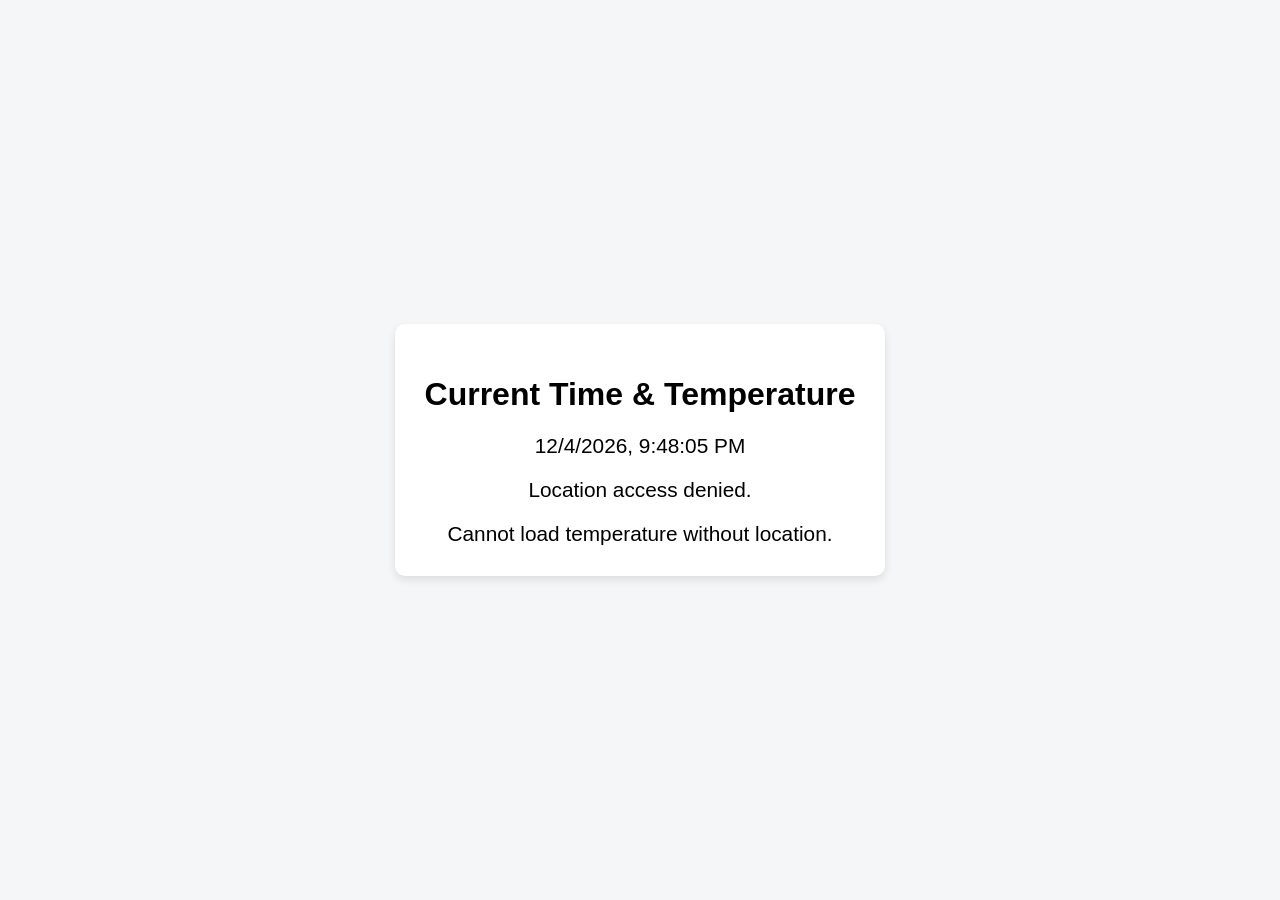
<file: index.html>
<!DOCTYPE html>
<html lang="en">
<head>
    <meta charset="UTF-8">
    <meta name="viewport" content="width=device-width, initial-scale=1.0">
    <title>Time & Temperature Checker</title>
    <link rel="stylesheet" href="style.css">
</head>
<body>
    <div class="container">
        <h1>Current Time & Temperature</h1>
        <div id="datetime">Loading current time...</div>
        <div id="location">Detecting your location...</div>
        <div id="temperature">Loading temperature...</div>
    </div>

    <script src="script.js"></script>
</body>
</html>
</file>
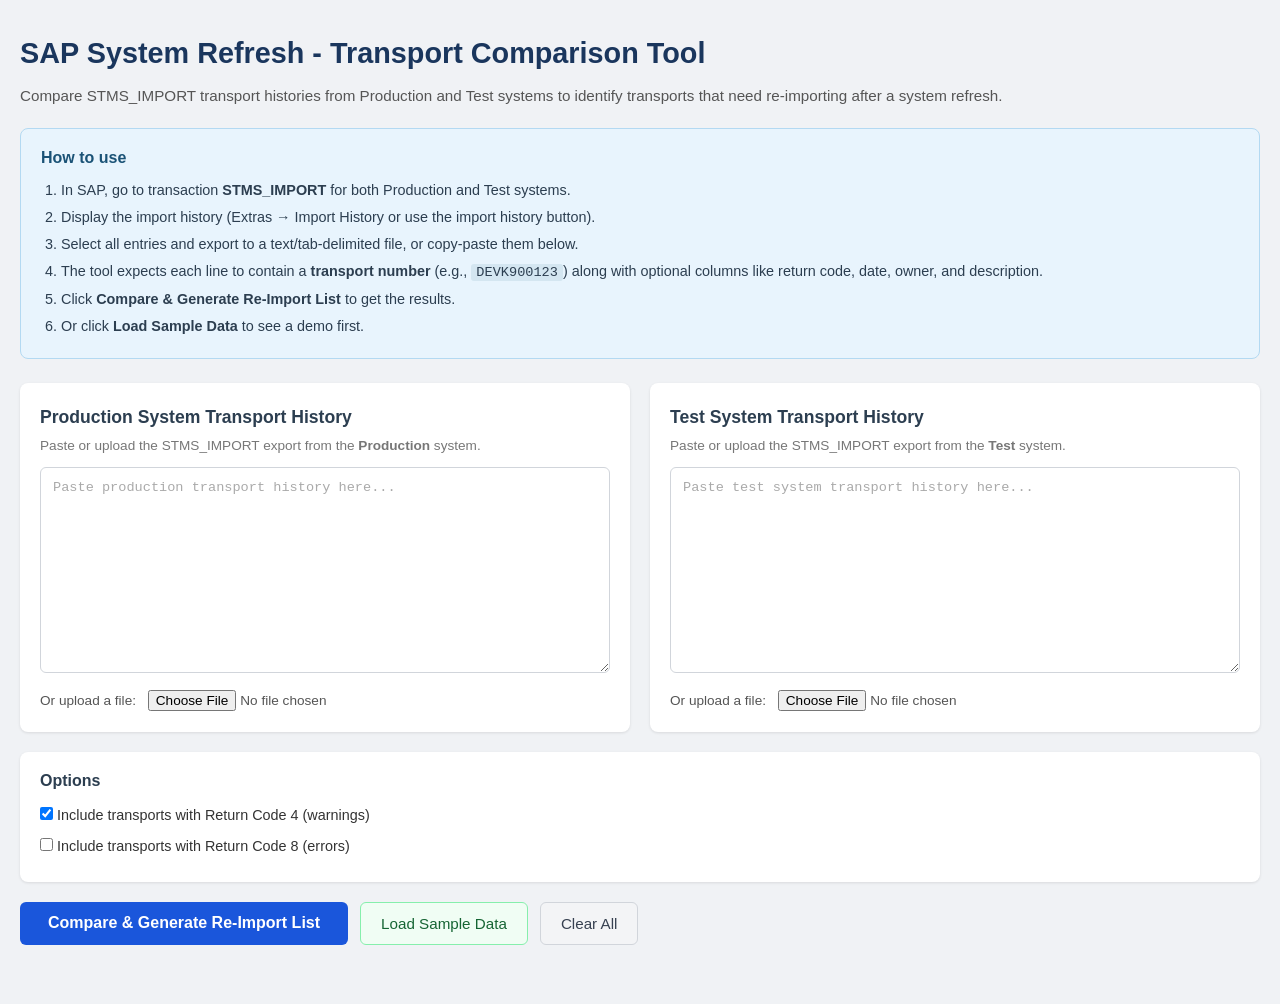
<file: sap-transport-compare.html>
<!DOCTYPE html>
<html lang="en">
<head>
    <meta charset="UTF-8">
    <meta name="viewport" content="width=device-width, initial-scale=1.0">
    <title>SAP Transport Comparison - System Refresh Helper</title>
    <style>
        * {
            margin: 0;
            padding: 0;
            box-sizing: border-box;
        }

        body {
            font-family: -apple-system, BlinkMacSystemFont, 'Segoe UI', Roboto, 'Helvetica Neue', Arial, sans-serif;
            background-color: #f0f2f5;
            color: #333;
            line-height: 1.6;
        }

        .container {
            max-width: 1400px;
            margin: 0 auto;
            padding: 30px 20px;
        }

        h1 {
            color: #1a365d;
            font-size: 1.8rem;
            margin-bottom: 8px;
        }

        .subtitle {
            color: #555;
            font-size: 0.95rem;
            margin-bottom: 20px;
        }

        .instructions {
            background: #e8f4fd;
            border: 1px solid #b3d9f2;
            border-radius: 8px;
            padding: 16px 20px;
            margin-bottom: 24px;
        }

        .instructions h3 {
            color: #1a5276;
            margin-bottom: 8px;
            font-size: 1rem;
        }

        .instructions ol {
            padding-left: 20px;
            color: #2c3e50;
            font-size: 0.9rem;
        }

        .instructions li {
            margin-bottom: 4px;
        }

        .instructions code {
            background: #d4e6f1;
            padding: 1px 5px;
            border-radius: 3px;
            font-size: 0.85rem;
        }

        .input-section {
            display: grid;
            grid-template-columns: 1fr 1fr;
            gap: 20px;
            margin-bottom: 20px;
        }

        @media (max-width: 900px) {
            .input-section {
                grid-template-columns: 1fr;
            }
        }

        .input-group {
            background: #fff;
            border-radius: 8px;
            padding: 20px;
            box-shadow: 0 1px 3px rgba(0, 0, 0, 0.1);
        }

        .input-group h2 {
            font-size: 1.1rem;
            color: #2c3e50;
            margin-bottom: 4px;
        }

        .hint {
            font-size: 0.85rem;
            color: #777;
            margin-bottom: 10px;
        }

        textarea {
            width: 100%;
            font-family: 'Consolas', 'Monaco', 'Courier New', monospace;
            font-size: 0.85rem;
            border: 1px solid #d1d5db;
            border-radius: 6px;
            padding: 12px;
            resize: vertical;
            transition: border-color 0.2s;
        }

        textarea:focus {
            outline: none;
            border-color: #3b82f6;
            box-shadow: 0 0 0 3px rgba(59, 130, 246, 0.1);
        }

        textarea::placeholder {
            color: #aaa;
        }

        .file-upload {
            margin-top: 10px;
            font-size: 0.85rem;
            color: #555;
        }

        .file-upload label {
            margin-right: 8px;
        }

        .file-upload input[type="file"] {
            font-size: 0.85rem;
        }

        .options-section {
            background: #fff;
            border-radius: 8px;
            padding: 16px 20px;
            margin-bottom: 20px;
            box-shadow: 0 1px 3px rgba(0, 0, 0, 0.1);
        }

        .options-section h3 {
            font-size: 1rem;
            color: #2c3e50;
            margin-bottom: 10px;
        }

        .option-row {
            margin-bottom: 8px;
            font-size: 0.9rem;
        }

        .option-row input[type="text"] {
            padding: 4px 8px;
            border: 1px solid #d1d5db;
            border-radius: 4px;
            font-size: 0.85rem;
            width: 120px;
            margin-left: 8px;
        }

        .option-row label {
            cursor: pointer;
        }

        .button-section {
            display: flex;
            gap: 12px;
            margin-bottom: 30px;
            flex-wrap: wrap;
        }

        .btn-primary {
            background: #1a56db;
            color: #fff;
            border: none;
            padding: 12px 28px;
            font-size: 1rem;
            font-weight: 600;
            border-radius: 6px;
            cursor: pointer;
            transition: background 0.2s;
        }

        .btn-primary:hover {
            background: #1e40af;
        }

        .btn-secondary {
            background: #f3f4f6;
            color: #374151;
            border: 1px solid #d1d5db;
            padding: 12px 20px;
            font-size: 0.95rem;
            border-radius: 6px;
            cursor: pointer;
            transition: background 0.2s;
        }

        .btn-secondary:hover {
            background: #e5e7eb;
        }

        .btn-sample {
            background: #f0fdf4;
            color: #166534;
            border: 1px solid #86efac;
            padding: 12px 20px;
            font-size: 0.95rem;
            border-radius: 6px;
            cursor: pointer;
            transition: background 0.2s;
        }

        .btn-sample:hover {
            background: #dcfce7;
        }

        .results-section {
            background: #fff;
            border-radius: 8px;
            padding: 24px;
            box-shadow: 0 1px 3px rgba(0, 0, 0, 0.1);
        }

        .results-section h2 {
            font-size: 1.3rem;
            color: #1a365d;
            margin-bottom: 16px;
        }

        .summary-grid {
            display: grid;
            grid-template-columns: repeat(auto-fit, minmax(180px, 1fr));
            gap: 12px;
            margin-bottom: 24px;
        }

        .summary-card {
            background: #f8fafc;
            border: 1px solid #e2e8f0;
            border-radius: 8px;
            padding: 16px;
            text-align: center;
        }

        .summary-card.highlight {
            background: #eff6ff;
            border-color: #3b82f6;
        }

        .summary-number {
            font-size: 2rem;
            font-weight: 700;
            color: #1e3a5f;
        }

        .summary-card.highlight .summary-number {
            color: #1a56db;
        }

        .summary-label {
            font-size: 0.8rem;
            color: #64748b;
            margin-top: 4px;
        }

        .result-tabs {
            display: flex;
            gap: 4px;
            border-bottom: 2px solid #e2e8f0;
            margin-bottom: 16px;
            flex-wrap: wrap;
        }

        .tab-btn {
            background: none;
            border: none;
            padding: 10px 16px;
            font-size: 0.9rem;
            color: #64748b;
            cursor: pointer;
            border-bottom: 2px solid transparent;
            margin-bottom: -2px;
            transition: color 0.2s, border-color 0.2s;
            white-space: nowrap;
        }

        .tab-btn:hover {
            color: #1a56db;
        }

        .tab-btn.active {
            color: #1a56db;
            border-bottom-color: #1a56db;
            font-weight: 600;
        }

        .tab-content {
            display: none;
        }

        .tab-content.active {
            display: block;
        }

        .tab-content h3 {
            font-size: 1.05rem;
            color: #2c3e50;
            margin-bottom: 4px;
        }

        .tab-description {
            font-size: 0.85rem;
            color: #777;
            margin-bottom: 12px;
        }

        .table-actions {
            display: flex;
            gap: 8px;
            align-items: center;
            margin-bottom: 12px;
        }

        .table-actions button {
            background: #f8fafc;
            border: 1px solid #d1d5db;
            padding: 6px 14px;
            font-size: 0.8rem;
            border-radius: 4px;
            cursor: pointer;
            transition: background 0.2s;
        }

        .table-actions button:hover {
            background: #e2e8f0;
        }

        .count-badge {
            font-size: 0.85rem;
            color: #1a56db;
            font-weight: 600;
            margin-left: auto;
        }

        table {
            width: 100%;
            border-collapse: collapse;
            font-size: 0.85rem;
        }

        thead {
            background: #f1f5f9;
        }

        th {
            text-align: left;
            padding: 10px 12px;
            font-weight: 600;
            color: #475569;
            border-bottom: 2px solid #e2e8f0;
            white-space: nowrap;
        }

        td {
            padding: 8px 12px;
            border-bottom: 1px solid #f1f5f9;
            vertical-align: top;
        }

        tr:hover {
            background: #f8fafc;
        }

        .transport-num {
            font-family: 'Consolas', 'Monaco', 'Courier New', monospace;
            font-weight: 600;
            color: #1e3a5f;
            white-space: nowrap;
        }

        .description-cell {
            max-width: 300px;
            overflow: hidden;
            text-overflow: ellipsis;
            white-space: nowrap;
        }

        .rc-ok { color: #16a34a; font-weight: 600; }
        .rc-warn { color: #d97706; font-weight: 600; }
        .rc-error { color: #dc2626; font-weight: 600; }

        .no-data {
            color: #94a3b8;
            font-style: italic;
            padding: 20px 0;
            text-align: center;
        }

        .error-box {
            background: #fef2f2;
            border: 1px solid #fca5a5;
            border-radius: 8px;
            padding: 16px;
            margin-bottom: 16px;
            color: #991b1b;
        }

        .debug-box {
            background: #fffbeb;
            border: 1px solid #fcd34d;
            border-radius: 8px;
            padding: 16px;
            margin-bottom: 16px;
            color: #92400e;
            font-family: monospace;
            font-size: 0.85rem;
            white-space: pre-wrap;
        }
    </style>
</head>
<body>
    <div class="container">
        <h1>SAP System Refresh - Transport Comparison Tool</h1>
        <p class="subtitle">Compare STMS_IMPORT transport histories from Production and Test systems to identify transports that need re-importing after a system refresh.</p>

        <div class="instructions">
            <h3>How to use</h3>
            <ol>
                <li>In SAP, go to transaction <strong>STMS_IMPORT</strong> for both Production and Test systems.</li>
                <li>Display the import history (Extras &rarr; Import History or use the import history button).</li>
                <li>Select all entries and export to a text/tab-delimited file, or copy-paste them below.</li>
                <li>The tool expects each line to contain a <strong>transport number</strong> (e.g., <code>DEVK900123</code>) along with optional columns like return code, date, owner, and description.</li>
                <li>Click <strong>Compare &amp; Generate Re-Import List</strong> to get the results.</li>
                <li>Or click <strong>Load Sample Data</strong> to see a demo first.</li>
            </ol>
        </div>

        <div class="input-section">
            <div class="input-group">
                <h2>Production System Transport History</h2>
                <p class="hint">Paste or upload the STMS_IMPORT export from the <strong>Production</strong> system.</p>
                <textarea id="prodInput" rows="12" placeholder="Paste production transport history here..."></textarea>
                <div class="file-upload">
                    <label for="prodFile">Or upload a file:</label>
                    <input type="file" id="prodFile" accept=".txt,.csv,.tsv">
                </div>
            </div>

            <div class="input-group">
                <h2>Test System Transport History</h2>
                <p class="hint">Paste or upload the STMS_IMPORT export from the <strong>Test</strong> system.</p>
                <textarea id="testInput" rows="12" placeholder="Paste test system transport history here..."></textarea>
                <div class="file-upload">
                    <label for="testFile">Or upload a file:</label>
                    <input type="file" id="testFile" accept=".txt,.csv,.tsv">
                </div>
            </div>
        </div>

        <div class="options-section">
            <h3>Options</h3>
            <div class="option-row">
                <label>
                    <input type="checkbox" id="includeRC4" checked>
                    Include transports with Return Code 4 (warnings)
                </label>
            </div>
            <div class="option-row">
                <label>
                    <input type="checkbox" id="includeRC8">
                    Include transports with Return Code 8 (errors)
                </label>
            </div>
        </div>

        <div class="button-section">
            <button class="btn-primary" id="compareBtn">Compare &amp; Generate Re-Import List</button>
            <button class="btn-sample" id="sampleBtn">Load Sample Data</button>
            <button class="btn-secondary" id="clearBtn">Clear All</button>
        </div>

        <div id="debugOutput"></div>

        <div id="results" class="results-section" style="display:none;">
            <h2>Results</h2>

            <div class="summary" id="summary"></div>

            <div class="result-tabs">
                <button class="tab-btn active" data-tab="reimport">Transports to Re-Import</button>
                <button class="tab-btn" data-tab="copies-removed">Copies Removed (Main in Prod)</button>
                <button class="tab-btn" data-tab="test-only">All Test-Only Transports</button>
                <button class="tab-btn" data-tab="common">Common (Both Systems)</button>
            </div>

            <div id="tab-reimport" class="tab-content active">
                <h3>Transports to Re-Import After Refresh</h3>
                <p class="tab-description">These transports exist only in the Test system and their main transports (for copies) are NOT in Production. These must be re-imported after the system refresh.</p>
                <div class="table-actions">
                    <button data-export="reimport">Export to CSV</button>
                    <button data-copy="reimport">Copy to Clipboard</button>
                    <span id="reimport-count" class="count-badge"></span>
                </div>
                <div id="reimport-table"></div>
            </div>

            <div id="tab-copies-removed" class="tab-content">
                <h3>Transport of Copies Removed (Main Transport in Production)</h3>
                <p class="tab-description">These are transport of copies found only in the Test system, but their corresponding main/original transport has already been imported into Production. They do NOT need re-importing.</p>
                <div class="table-actions">
                    <button data-export="copies-removed">Export to CSV</button>
                    <button data-copy="copies-removed">Copy to Clipboard</button>
                    <span id="copies-removed-count" class="count-badge"></span>
                </div>
                <div id="copies-removed-table"></div>
            </div>

            <div id="tab-test-only" class="tab-content">
                <h3>All Test-Only Transports (Before Filtering)</h3>
                <p class="tab-description">Complete list of transports found in the Test system but not in Production (before removing copies whose main is in Production).</p>
                <div class="table-actions">
                    <button data-export="test-only">Export to CSV</button>
                    <button data-copy="test-only">Copy to Clipboard</button>
                    <span id="test-only-count" class="count-badge"></span>
                </div>
                <div id="test-only-table"></div>
            </div>

            <div id="tab-common" class="tab-content">
                <h3>Common Transports (In Both Systems)</h3>
                <p class="tab-description">Transports that exist in both Production and Test systems. These will be retained after the refresh.</p>
                <div class="table-actions">
                    <button data-export="common">Export to CSV</button>
                    <button data-copy="common">Copy to Clipboard</button>
                    <span id="common-count" class="count-badge"></span>
                </div>
                <div id="common-table"></div>
            </div>
        </div>
    </div>

    <script>
    (function() {
        "use strict";

        // ============================================================
        // SAMPLE DATA
        // ============================================================

        var SAMPLE_PROD = [
            "DEVK900001\t01.02.2025\t00:15:30\t0\tUSER01\tFI: GL Account master data changes",
            "DEVK900002\t03.02.2025\t10:22:11\t0\tUSER02\tMM: Purchase order enhancements",
            "DEVK900005\t05.02.2025\t08:30:00\t0\tUSER01\tSD: Pricing procedure update",
            "DEVK900007\t07.02.2025\t14:00:00\t0\tUSER03\tBASIS: RFC destination config",
            "DEVK900008\t08.02.2025\t09:45:00\t4\tUSER02\tFI: Asset accounting customizing",
            "DEVK900010\t10.02.2025\t11:00:00\t0\tUSER04\tHR: Payroll schema changes",
            "DEVK900012\t12.02.2025\t16:30:00\t0\tUSER01\tMM: Vendor master extension",
            "DEVK900015\t14.02.2025\t13:20:00\t0\tUSER03\tABAP: Z_CUSTOM_REPORT program",
            "DEVK900018\t15.02.2025\t07:50:00\t0\tUSER02\tSD: Output determination"
        ].join("\n");

        var SAMPLE_TEST = [
            "DEVK900001\t28.01.2025\t14:10:00\t0\tUSER01\tFI: GL Account master data changes",
            "DEVK900002\t30.01.2025\t09:15:00\t0\tUSER02\tMM: Purchase order enhancements",
            "DEVK900003\t01.02.2025\t11:00:00\t0\tUSER01\tFI: Cost center hierarchy update",
            "DEVK900004\t02.02.2025\t15:30:00\t0\tUSER03\tTransport of Copies - DEVK900001 DEVK900002",
            "DEVK900005\t03.02.2025\t08:00:00\t0\tUSER01\tSD: Pricing procedure update",
            "DEVK900006\t04.02.2025\t10:45:00\t0\tUSER04\tABAP: Z_SALES_REPORT enhancement",
            "DEVK900007\t05.02.2025\t12:00:00\t0\tUSER03\tBASIS: RFC destination config",
            "DEVK900009\t06.02.2025\t16:20:00\t4\tUSER02\tTransport of Copies - DEVK900015",
            "DEVK900011\t09.02.2025\t08:30:00\t0\tUSER01\tMM: Material type config",
            "DEVK900013\t11.02.2025\t14:00:00\t0\tUSER03\tTransport of Copies - DEVK900006",
            "DEVK900014\t12.02.2025\t09:00:00\t0\tUSER04\tSD: Route determination customizing",
            "DEVK900016\t13.02.2025\t11:30:00\t8\tUSER02\tFI: Tax configuration (failed)",
            "DEVK900017\t14.02.2025\t15:00:00\t0\tUSER01\tTransport of Copies - copy of DEVK900003"
        ].join("\n");

        // ============================================================
        // TRANSPORT PARSING
        // ============================================================

        /**
         * Parse raw text input from STMS_IMPORT export.
         * Returns an array of transport objects.
         */
        function parseTransportList(rawText) {
            if (!rawText || !rawText.trim()) return [];

            var lines = rawText.split("\n");
            var transports = [];
            var seen = {};

            for (var i = 0; i < lines.length; i++) {
                var trimmedLine = lines[i].trim();
                if (!trimmedLine) continue;

                // Find all transport numbers in the line
                // SAP transport format: 3 alphanumeric + K + 6 digits (e.g., DEVK900001)
                var transportRegex = /\b([A-Z][A-Z0-9]{2}K\d{6})\b/g;
                var allMatches = [];
                var m;
                while ((m = transportRegex.exec(trimmedLine)) !== null) {
                    allMatches.push(m[1]);
                }

                if (allMatches.length === 0) continue;

                // The first transport number on the line is the main entry
                var transportNumber = allMatches[0];

                // Skip duplicates (take first occurrence)
                if (seen[transportNumber]) continue;
                seen[transportNumber] = true;

                // Extract return code if present
                var rcMatch = trimmedLine.match(/\bRC\s*[=:]\s*(\d+)/i);
                if (!rcMatch) rcMatch = trimmedLine.match(/\breturn\s*code\s*[=:]\s*(\d+)/i);
                // Also try to detect a standalone number after date/time that looks like a return code
                // In SAP STMS export: Transport  Date  Time  RC  Owner  Description
                // e.g., DEVK900001  01.02.2025  00:15:30  0  USER01  description
                if (!rcMatch) {
                    var tabParts = trimmedLine.split(/\t+/);
                    if (tabParts.length >= 4) {
                        var potentialRC = tabParts[3].trim();
                        if (/^\d{1,2}$/.test(potentialRC)) {
                            rcMatch = [null, potentialRC];
                        }
                    }
                }
                var returnCode = rcMatch ? parseInt(rcMatch[1], 10) : null;

                // Extract date if present (various SAP formats)
                var dateMatch = trimmedLine.match(/\b(\d{4}[-/.]\d{2}[-/.]\d{2})\b/) ||
                    trimmedLine.match(/\b(\d{2}[-/.]\d{2}[-/.]\d{4})\b/) ||
                    trimmedLine.match(/\b(\d{2}\.\d{2}\.\d{4})\b/);
                var date = dateMatch ? dateMatch[1] : "";

                // Check if this is a transport of copies
                var copyIndicators = [
                    /transport\s+of\s+cop(y|ies)/i,
                    /\bcopy\s+of\b/i,
                    /\bcopied\s+from\b/i,
                    /\brelocated\s+copy\b/i
                ];
                var isCopy = false;
                for (var ci = 0; ci < copyIndicators.length; ci++) {
                    if (copyIndicators[ci].test(trimmedLine)) {
                        isCopy = true;
                        break;
                    }
                }

                // Other transport numbers on the same line are referenced (main) transports
                var referencedTransports = allMatches.slice(1);

                transports.push({
                    number: transportNumber,
                    returnCode: returnCode,
                    date: date,
                    isCopy: isCopy,
                    referencedTransports: referencedTransports,
                    description: trimmedLine,
                    rawLine: trimmedLine
                });
            }

            return transports;
        }

        /**
         * Get the numeric sequence from a transport number.
         * E.g., DEVK900001 -> 900001
         */
        function getTransportSequence(transportNumber) {
            return transportNumber.substring(4);
        }

        // ============================================================
        // COMPARISON LOGIC
        // ============================================================

        function runComparison() {
            var debugEl = document.getElementById("debugOutput");
            debugEl.innerHTML = "";

            try {
                var prodText = document.getElementById("prodInput").value;
                var testText = document.getElementById("testInput").value;
                var includeRC4 = document.getElementById("includeRC4").checked;
                var includeRC8 = document.getElementById("includeRC8").checked;

                if (!prodText.trim() && !testText.trim()) {
                    alert("Please provide transport history data for both systems.\n\nTip: Click 'Load Sample Data' to see a demo first.");
                    return;
                }

                if (!testText.trim()) {
                    alert("Please provide the Test system transport history.");
                    return;
                }

                if (!prodText.trim()) {
                    alert("Please provide the Production system transport history.");
                    return;
                }

                // Parse both lists
                var prodTransports = parseTransportList(prodText);
                var testTransports = parseTransportList(testText);

                // Show debug info
                var debugInfo = "Parsing results:\n";
                debugInfo += "  Production: " + prodTransports.length + " transports found\n";
                debugInfo += "  Test: " + testTransports.length + " transports found\n";

                if (prodTransports.length > 0) {
                    debugInfo += "  Sample Prod: " + prodTransports[0].number + " (RC=" + prodTransports[0].returnCode + ", date=" + prodTransports[0].date + ")\n";
                }
                if (testTransports.length > 0) {
                    debugInfo += "  Sample Test: " + testTransports[0].number + " (RC=" + testTransports[0].returnCode + ", date=" + testTransports[0].date + ", isCopy=" + testTransports[0].isCopy + ")\n";
                }

                if (testTransports.length === 0) {
                    debugEl.innerHTML = '<div class="error-box">No valid transport numbers found in the Test system input.<br><br>Expected transport number format: <strong>XXXK999999</strong> (e.g., DEVK900001, ERPK912345)<br><br>Please check that your pasted data contains SAP transport numbers.</div>';
                    debugEl.innerHTML += '<div class="debug-box">' + escapeHtml(debugInfo) + "\n\nFirst 3 lines of test input:\n" + escapeHtml(testText.split("\n").slice(0, 3).join("\n")) + '</div>';
                    return;
                }

                if (prodTransports.length === 0) {
                    debugEl.innerHTML = '<div class="error-box">No valid transport numbers found in the Production system input.<br><br>Expected transport number format: <strong>XXXK999999</strong> (e.g., DEVK900001, ERPK912345)</div>';
                    return;
                }

                // Build lookup sets for production transports
                var prodTransportNumbers = {};
                var prodTransportSequences = {};
                for (var p = 0; p < prodTransports.length; p++) {
                    prodTransportNumbers[prodTransports[p].number] = true;
                    prodTransportSequences[getTransportSequence(prodTransports[p].number)] = true;
                }

                // Step 1: Find test-only transports (not in production)
                var testOnlyTransports = [];
                var commonTransports = [];

                for (var t = 0; t < testTransports.length; t++) {
                    var tr = testTransports[t];
                    var inProd = prodTransportNumbers[tr.number] ||
                        prodTransportSequences[getTransportSequence(tr.number)];
                    if (inProd) {
                        commonTransports.push(tr);
                    } else {
                        testOnlyTransports.push(tr);
                    }
                }

                debugInfo += "\n  Test-only (not in prod): " + testOnlyTransports.length;
                debugInfo += "\n  Common (in both): " + commonTransports.length;

                // Step 2: Among test-only, separate copies whose main transport is in prod
                var copiesWithMainInProd = [];
                var transportsToReimport = [];

                for (var j = 0; j < testOnlyTransports.length; j++) {
                    var transport = testOnlyTransports[j];

                    // Filter by return code
                    if (transport.returnCode !== null) {
                        if (transport.returnCode >= 8 && !includeRC8) continue;
                        if (transport.returnCode === 4 && !includeRC4) continue;
                    }

                    var removedAsCopy = false;

                    if (transport.isCopy && transport.referencedTransports.length > 0) {
                        // Check if ANY referenced (main) transport is in Production
                        var mainInProd = false;
                        for (var r = 0; r < transport.referencedTransports.length; r++) {
                            var ref = transport.referencedTransports[r];
                            if (prodTransportNumbers[ref] || prodTransportSequences[getTransportSequence(ref)]) {
                                mainInProd = true;
                                break;
                            }
                        }

                        if (mainInProd) {
                            copiesWithMainInProd.push(transport);
                            removedAsCopy = true;
                        }
                    }

                    if (!removedAsCopy) {
                        transportsToReimport.push(transport);
                    }
                }

                debugInfo += "\n  Copies removed (main in prod): " + copiesWithMainInProd.length;
                debugInfo += "\n  Final re-import list: " + transportsToReimport.length;

                debugEl.innerHTML = '<div class="debug-box">' + escapeHtml(debugInfo) + '</div>';

                // Display results
                displayResults({
                    prodCount: prodTransports.length,
                    testCount: testTransports.length,
                    testOnlyTransports: testOnlyTransports,
                    commonTransports: commonTransports,
                    copiesWithMainInProd: copiesWithMainInProd,
                    transportsToReimport: transportsToReimport
                });

            } catch (err) {
                debugEl.innerHTML = '<div class="error-box">Error: ' + escapeHtml(err.message) + '<br><br>Stack: ' + escapeHtml(err.stack || "N/A") + '</div>';
            }
        }

        // ============================================================
        // DISPLAY
        // ============================================================

        var _resultData = null;

        function displayResults(data) {
            _resultData = data;

            var resultsDiv = document.getElementById("results");
            resultsDiv.style.display = "block";

            // Summary
            document.getElementById("summary").innerHTML =
                '<div class="summary-grid">' +
                '<div class="summary-card"><div class="summary-number">' + data.prodCount + '</div><div class="summary-label">Production Transports</div></div>' +
                '<div class="summary-card"><div class="summary-number">' + data.testCount + '</div><div class="summary-label">Test Transports</div></div>' +
                '<div class="summary-card"><div class="summary-number">' + data.commonTransports.length + '</div><div class="summary-label">Common (Both Systems)</div></div>' +
                '<div class="summary-card"><div class="summary-number">' + data.testOnlyTransports.length + '</div><div class="summary-label">Test-Only (Total)</div></div>' +
                '<div class="summary-card"><div class="summary-number">' + data.copiesWithMainInProd.length + '</div><div class="summary-label">Copies Removed (Main in Prod)</div></div>' +
                '<div class="summary-card highlight"><div class="summary-number">' + data.transportsToReimport.length + '</div><div class="summary-label">To Re-Import After Refresh</div></div>' +
                '</div>';

            // Render tables
            renderTable("reimport-table", data.transportsToReimport);
            renderTable("copies-removed-table", data.copiesWithMainInProd);
            renderTable("test-only-table", data.testOnlyTransports);
            renderTable("common-table", data.commonTransports);

            // Update counts
            document.getElementById("reimport-count").textContent = data.transportsToReimport.length + " transports";
            document.getElementById("copies-removed-count").textContent = data.copiesWithMainInProd.length + " transports";
            document.getElementById("test-only-count").textContent = data.testOnlyTransports.length + " transports";
            document.getElementById("common-count").textContent = data.commonTransports.length + " transports";

            showTab("reimport");
            resultsDiv.scrollIntoView({ behavior: "smooth" });
        }

        function renderTable(containerId, transports) {
            var container = document.getElementById(containerId);

            if (transports.length === 0) {
                container.innerHTML = '<p class="no-data">No transports in this category.</p>';
                return;
            }

            var html = '<table><thead><tr>' +
                '<th>#</th><th>Transport Number</th><th>Date</th><th>RC</th>' +
                '<th>Type</th><th>Referenced Transports</th><th>Description</th>' +
                '</tr></thead><tbody>';

            for (var i = 0; i < transports.length; i++) {
                var t = transports[i];
                var rcClass = t.returnCode === 0 ? "rc-ok" :
                    t.returnCode === 4 ? "rc-warn" :
                    (t.returnCode !== null && t.returnCode >= 8) ? "rc-error" : "";
                var rcDisplay = t.returnCode !== null ? t.returnCode : "-";
                var typeDisplay = t.isCopy ? "Copy" : "Workbench/Customizing";
                var refsDisplay = t.referencedTransports.length > 0 ?
                    t.referencedTransports.join(", ") : "-";

                html += '<tr>' +
                    '<td>' + (i + 1) + '</td>' +
                    '<td class="transport-num">' + escapeHtml(t.number) + '</td>' +
                    '<td>' + escapeHtml(t.date) + '</td>' +
                    '<td class="' + rcClass + '">' + rcDisplay + '</td>' +
                    '<td>' + typeDisplay + '</td>' +
                    '<td>' + escapeHtml(refsDisplay) + '</td>' +
                    '<td class="description-cell" title="' + escapeHtml(t.description) + '">' + escapeHtml(truncate(t.description, 80)) + '</td>' +
                    '</tr>';
            }

            html += '</tbody></table>';
            container.innerHTML = html;
        }

        // ============================================================
        // TAB NAVIGATION
        // ============================================================

        function showTab(tabName) {
            var contents = document.querySelectorAll(".tab-content");
            for (var i = 0; i < contents.length; i++) {
                contents[i].classList.remove("active");
            }
            var buttons = document.querySelectorAll(".tab-btn");
            for (var j = 0; j < buttons.length; j++) {
                buttons[j].classList.remove("active");
            }

            var tabEl = document.getElementById("tab-" + tabName);
            if (tabEl) tabEl.classList.add("active");

            for (var k = 0; k < buttons.length; k++) {
                if (buttons[k].getAttribute("data-tab") === tabName) {
                    buttons[k].classList.add("active");
                }
            }
        }

        // ============================================================
        // EXPORT
        // ============================================================

        function getTransportsByTab(tabName) {
            if (!_resultData) return [];
            switch (tabName) {
                case "reimport": return _resultData.transportsToReimport;
                case "copies-removed": return _resultData.copiesWithMainInProd;
                case "test-only": return _resultData.testOnlyTransports;
                case "common": return _resultData.commonTransports;
                default: return [];
            }
        }

        function exportTable(tabName) {
            var transports = getTransportsByTab(tabName);
            if (transports.length === 0) { alert("No data to export."); return; }

            var csv = "Transport Number,Date,Return Code,Type,Referenced Transports,Description\n";
            for (var i = 0; i < transports.length; i++) {
                var t = transports[i];
                var type = t.isCopy ? "Copy" : "Workbench/Customizing";
                var refs = t.referencedTransports.join("; ");
                var desc = '"' + t.description.replace(/"/g, '""') + '"';
                csv += t.number + "," + t.date + "," + (t.returnCode !== null ? t.returnCode : "") + "," + type + ',"' + refs + '",' + desc + "\n";
            }

            var blob = new Blob([csv], { type: "text/csv;charset=utf-8;" });
            var link = document.createElement("a");
            link.href = URL.createObjectURL(blob);
            link.download = "sap-transports-" + tabName + "-" + new Date().toISOString().slice(0, 10) + ".csv";
            document.body.appendChild(link);
            link.click();
            document.body.removeChild(link);
        }

        function copyTable(tabName) {
            var transports = getTransportsByTab(tabName);
            if (transports.length === 0) { alert("No data to copy."); return; }

            var text = "Transport Number\tDate\tReturn Code\tType\tReferenced Transports\tDescription\n";
            for (var i = 0; i < transports.length; i++) {
                var t = transports[i];
                var type = t.isCopy ? "Copy" : "Workbench/Customizing";
                var refs = t.referencedTransports.join("; ");
                text += t.number + "\t" + t.date + "\t" + (t.returnCode !== null ? t.returnCode : "") + "\t" + type + "\t" + refs + "\t" + t.description + "\n";
            }

            if (navigator.clipboard && navigator.clipboard.writeText) {
                navigator.clipboard.writeText(text).then(function() {
                    alert("Copied to clipboard!");
                }).catch(function() {
                    fallbackCopy(text);
                });
            } else {
                fallbackCopy(text);
            }
        }

        function fallbackCopy(text) {
            var textarea = document.createElement("textarea");
            textarea.value = text;
            textarea.style.position = "fixed";
            textarea.style.left = "-9999px";
            document.body.appendChild(textarea);
            textarea.select();
            try {
                document.execCommand("copy");
                alert("Copied to clipboard!");
            } catch (e) {
                alert("Copy failed. Please select the table data manually.");
            }
            document.body.removeChild(textarea);
        }

        // ============================================================
        // UTILITIES
        // ============================================================

        function clearAll() {
            document.getElementById("prodInput").value = "";
            document.getElementById("testInput").value = "";
            document.getElementById("prodFile").value = "";
            document.getElementById("testFile").value = "";
            document.getElementById("results").style.display = "none";
            document.getElementById("debugOutput").innerHTML = "";
            _resultData = null;
        }

        function loadSampleData() {
            document.getElementById("prodInput").value = SAMPLE_PROD;
            document.getElementById("testInput").value = SAMPLE_TEST;
            alert("Sample data loaded!\n\nProduction: 9 transports\nTest: 13 transports (includes 4 transport of copies)\n\nClick 'Compare & Generate Re-Import List' to see results.");
        }

        function escapeHtml(text) {
            if (!text) return "";
            return text.replace(/&/g, "&amp;").replace(/</g, "&lt;").replace(/>/g, "&gt;").replace(/"/g, "&quot;");
        }

        function truncate(text, maxLen) {
            if (!text) return "";
            if (text.length <= maxLen) return text;
            return text.substring(0, maxLen) + "...";
        }

        function handleFileUpload(event, targetTextareaId) {
            var file = event.target.files[0];
            if (!file) return;
            var reader = new FileReader();
            reader.onload = function(e) {
                document.getElementById(targetTextareaId).value = e.target.result;
            };
            reader.readAsText(file);
        }

        // ============================================================
        // EVENT LISTENERS (all via addEventListener, no inline onclick)
        // ============================================================

        document.getElementById("compareBtn").addEventListener("click", function() {
            runComparison();
        });

        document.getElementById("clearBtn").addEventListener("click", function() {
            clearAll();
        });

        document.getElementById("sampleBtn").addEventListener("click", function() {
            loadSampleData();
        });

        document.getElementById("prodFile").addEventListener("change", function(e) {
            handleFileUpload(e, "prodInput");
        });

        document.getElementById("testFile").addEventListener("change", function(e) {
            handleFileUpload(e, "testInput");
        });

        // Tab buttons
        var tabBtns = document.querySelectorAll(".tab-btn");
        for (var i = 0; i < tabBtns.length; i++) {
            tabBtns[i].addEventListener("click", function() {
                showTab(this.getAttribute("data-tab"));
            });
        }

        // Export and Copy buttons
        var exportBtns = document.querySelectorAll("[data-export]");
        for (var j = 0; j < exportBtns.length; j++) {
            exportBtns[j].addEventListener("click", function() {
                exportTable(this.getAttribute("data-export"));
            });
        }

        var copyBtns = document.querySelectorAll("[data-copy]");
        for (var k = 0; k < copyBtns.length; k++) {
            copyBtns[k].addEventListener("click", function() {
                copyTable(this.getAttribute("data-copy"));
            });
        }

    })();
    </script>
</body>
</html>
</file>
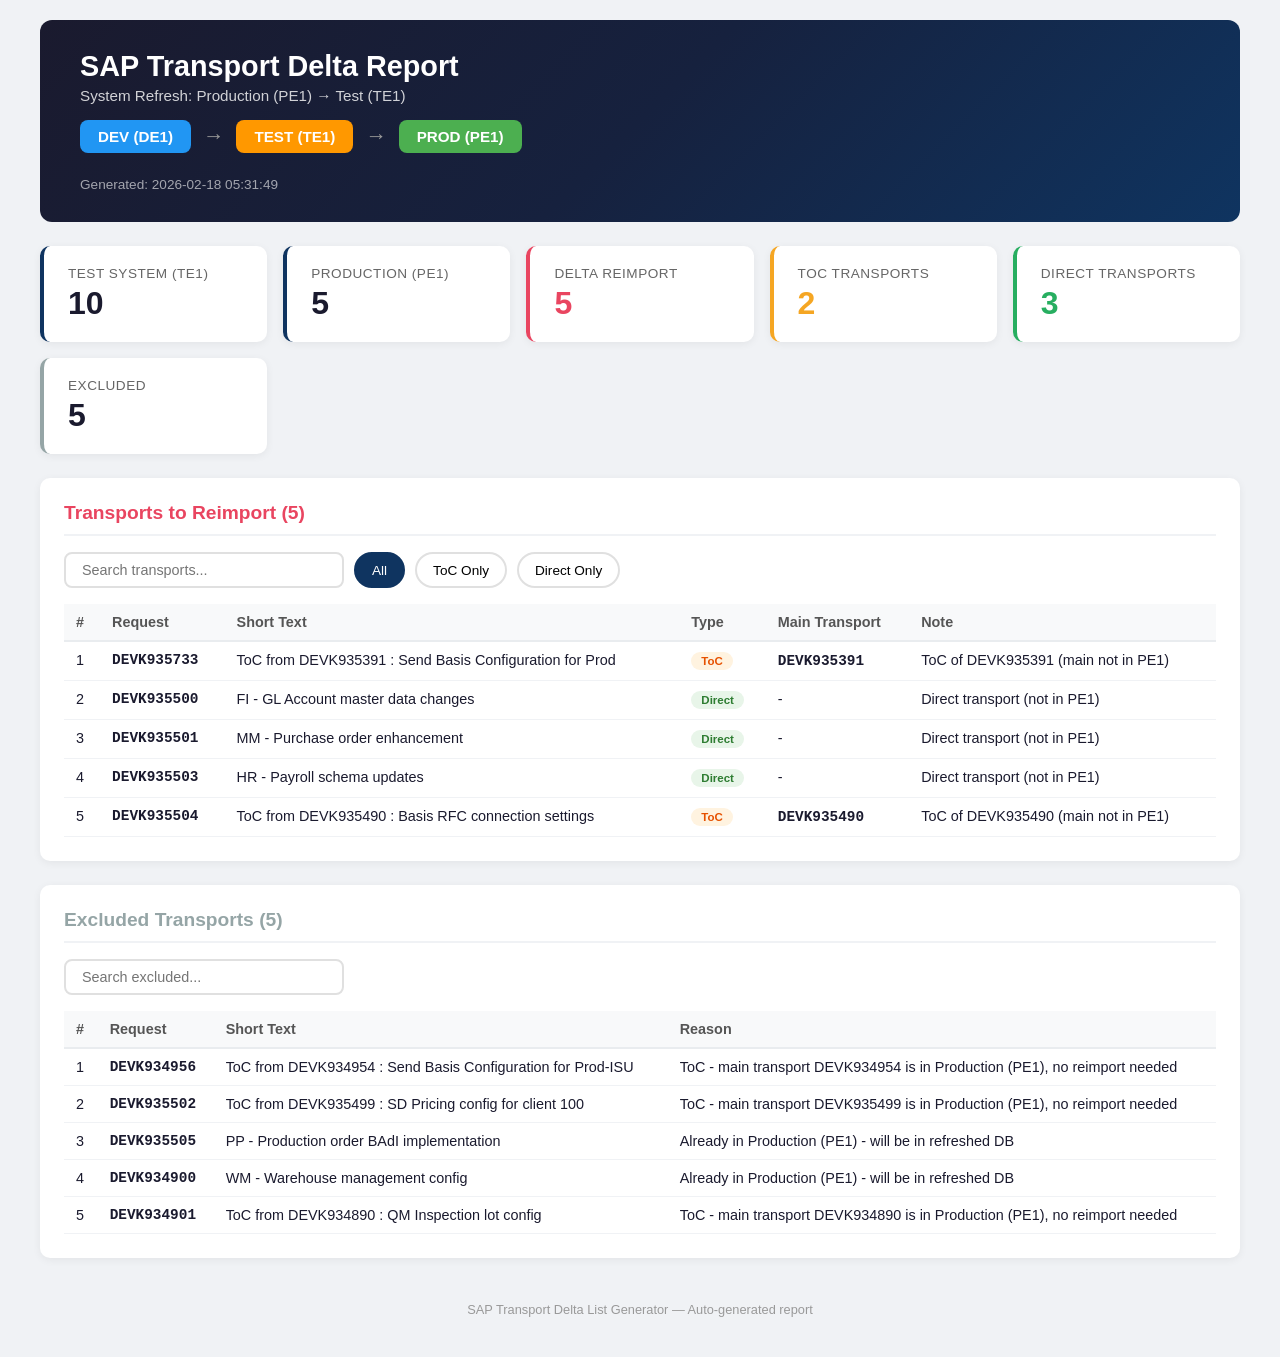
<file: samples/delta_report.html>
<!DOCTYPE html>
<html lang="en">
<head>
  <meta charset="UTF-8">
  <meta name="viewport" content="width=device-width, initial-scale=1.0">
  <title>SAP Transport Delta Report</title>
  <style>
    * { margin: 0; padding: 0; box-sizing: border-box; }
    body {
      font-family: 'Segoe UI', Tahoma, Geneva, Verdana, sans-serif;
      background: #f0f2f5;
      color: #1a1a2e;
      padding: 20px;
    }
    .container { max-width: 1200px; margin: 0 auto; }
    header {
      background: linear-gradient(135deg, #1a1a2e 0%, #16213e 50%, #0f3460 100%);
      color: #fff;
      padding: 30px 40px;
      border-radius: 12px;
      margin-bottom: 24px;
    }
    header h1 { font-size: 1.8em; margin-bottom: 4px; }
    header .subtitle { opacity: 0.8; font-size: 0.95em; }
    header .timestamp { opacity: 0.6; font-size: 0.85em; margin-top: 8px; }

    .stats-grid {
      display: grid;
      grid-template-columns: repeat(auto-fit, minmax(200px, 1fr));
      gap: 16px;
      margin-bottom: 24px;
    }
    .stat-card {
      background: #fff;
      border-radius: 10px;
      padding: 20px 24px;
      box-shadow: 0 2px 8px rgba(0,0,0,0.06);
      border-left: 4px solid #0f3460;
    }
    .stat-card.reimport { border-left-color: #e94560; }
    .stat-card.toc { border-left-color: #f5a623; }
    .stat-card.direct { border-left-color: #27ae60; }
    .stat-card.excluded { border-left-color: #95a5a6; }
    .stat-card .label { font-size: 0.85em; color: #666; text-transform: uppercase; letter-spacing: 0.5px; }
    .stat-card .value { font-size: 2em; font-weight: 700; margin-top: 4px; }
    .stat-card.reimport .value { color: #e94560; }
    .stat-card.toc .value { color: #f5a623; }
    .stat-card.direct .value { color: #27ae60; }

    .section {
      background: #fff;
      border-radius: 10px;
      padding: 24px;
      margin-bottom: 24px;
      box-shadow: 0 2px 8px rgba(0,0,0,0.06);
    }
    .section h2 {
      font-size: 1.2em;
      margin-bottom: 16px;
      padding-bottom: 10px;
      border-bottom: 2px solid #f0f2f5;
    }
    .section h2.reimport { color: #e94560; }
    .section h2.excluded { color: #95a5a6; }

    table {
      width: 100%;
      border-collapse: collapse;
      font-size: 0.9em;
    }
    thead th {
      background: #f8f9fa;
      padding: 10px 12px;
      text-align: left;
      font-weight: 600;
      color: #555;
      border-bottom: 2px solid #e9ecef;
      position: sticky;
      top: 0;
    }
    tbody tr { border-bottom: 1px solid #f0f2f5; }
    tbody tr:hover { background: #f8f9fb; }
    tbody td { padding: 10px 12px; vertical-align: top; }

    .mono { font-family: 'Courier New', Courier, monospace; font-weight: 600; }
    .badge {
      display: inline-block;
      padding: 3px 10px;
      border-radius: 12px;
      font-size: 0.8em;
      font-weight: 600;
    }
    .badge.toc { background: #fff3e0; color: #e65100; }
    .badge.direct { background: #e8f5e9; color: #2e7d32; }

    .filter-bar {
      display: flex;
      gap: 10px;
      margin-bottom: 16px;
      flex-wrap: wrap;
    }
    .filter-btn {
      padding: 6px 16px;
      border: 2px solid #e0e0e0;
      background: #fff;
      border-radius: 20px;
      cursor: pointer;
      font-size: 0.85em;
      font-weight: 500;
      transition: all 0.2s;
    }
    .filter-btn:hover { border-color: #0f3460; color: #0f3460; }
    .filter-btn.active { background: #0f3460; color: #fff; border-color: #0f3460; }

    .search-box {
      padding: 8px 16px;
      border: 2px solid #e0e0e0;
      border-radius: 8px;
      font-size: 0.9em;
      width: 280px;
      outline: none;
      transition: border-color 0.2s;
    }
    .search-box:focus { border-color: #0f3460; }

    .landscape {
      display: flex;
      align-items: center;
      gap: 12px;
      padding: 16px 0;
      font-size: 0.95em;
    }
    .sys-box {
      padding: 8px 18px;
      border-radius: 8px;
      font-weight: 600;
      color: #fff;
    }
    .sys-dev { background: #2196f3; }
    .sys-test { background: #ff9800; }
    .sys-prod { background: #4caf50; }
    .arrow { font-size: 1.4em; color: #999; }

    footer {
      text-align: center;
      color: #999;
      font-size: 0.8em;
      padding: 20px;
    }

    @media print {
      body { background: #fff; padding: 10px; }
      header { background: #1a1a2e !important; -webkit-print-color-adjust: exact; print-color-adjust: exact; }
      .filter-bar, .search-box { display: none; }
      .section { box-shadow: none; border: 1px solid #ddd; }
    }
  </style>
</head>
<body>
  <div class="container">
    <header>
      <h1>SAP Transport Delta Report</h1>
      <div class="subtitle">System Refresh: Production (PE1) &rarr; Test (TE1)</div>
      <div class="landscape">
        <span class="sys-box sys-dev">DEV (DE1)</span>
        <span class="arrow">&rarr;</span>
        <span class="sys-box sys-test">TEST (TE1)</span>
        <span class="arrow">&rarr;</span>
        <span class="sys-box sys-prod">PROD (PE1)</span>
      </div>
      <div class="timestamp">Generated: 2026-02-18 05:31:49</div>
    </header>

    <div class="stats-grid">
      <div class="stat-card">
        <div class="label">Test System (TE1)</div>
        <div class="value">10</div>
      </div>
      <div class="stat-card">
        <div class="label">Production (PE1)</div>
        <div class="value">5</div>
      </div>
      <div class="stat-card reimport">
        <div class="label">Delta Reimport</div>
        <div class="value">5</div>
      </div>
      <div class="stat-card toc">
        <div class="label">ToC Transports</div>
        <div class="value">2</div>
      </div>
      <div class="stat-card direct">
        <div class="label">Direct Transports</div>
        <div class="value">3</div>
      </div>
      <div class="stat-card excluded">
        <div class="label">Excluded</div>
        <div class="value">5</div>
      </div>
    </div>

    <div class="section">
      <h2 class="reimport">Transports to Reimport (5)</h2>
      <div class="filter-bar">
        <input type="text" class="search-box" id="searchReimport"
               placeholder="Search transports..." oninput="filterTable('reimportTable', this.value, currentFilter)">
        <button class="filter-btn active" onclick="setFilter('all', this)">All</button>
        <button class="filter-btn" onclick="setFilter('toc', this)">ToC Only</button>
        <button class="filter-btn" onclick="setFilter('direct', this)">Direct Only</button>
      </div>
      <table id="reimportTable">
        <thead>
          <tr>
            <th>#</th>
            <th>Request</th>
            <th>Short Text</th>
            <th>Type</th>
            <th>Main Transport</th>
            <th>Note</th>
          </tr>
        </thead>
        <tbody>
        <tr>
          <td>1</td>
          <td class="mono">DEVK935733</td>
          <td>ToC from DEVK935391 : Send Basis Configuration for Prod</td>
          <td><span class="badge toc">ToC</span></td>
          <td><span class="mono">DEVK935391</span></td>
          <td>ToC of DEVK935391 (main not in PE1)</td>
        </tr>
        <tr>
          <td>2</td>
          <td class="mono">DEVK935500</td>
          <td>FI - GL Account master data changes</td>
          <td><span class="badge direct">Direct</span></td>
          <td>-</td>
          <td>Direct transport (not in PE1)</td>
        </tr>
        <tr>
          <td>3</td>
          <td class="mono">DEVK935501</td>
          <td>MM - Purchase order enhancement</td>
          <td><span class="badge direct">Direct</span></td>
          <td>-</td>
          <td>Direct transport (not in PE1)</td>
        </tr>
        <tr>
          <td>4</td>
          <td class="mono">DEVK935503</td>
          <td>HR - Payroll schema updates</td>
          <td><span class="badge direct">Direct</span></td>
          <td>-</td>
          <td>Direct transport (not in PE1)</td>
        </tr>
        <tr>
          <td>5</td>
          <td class="mono">DEVK935504</td>
          <td>ToC from DEVK935490 : Basis RFC connection settings</td>
          <td><span class="badge toc">ToC</span></td>
          <td><span class="mono">DEVK935490</span></td>
          <td>ToC of DEVK935490 (main not in PE1)</td>
        </tr>
        </tbody>
      </table>
    </div>

    <div class="section">
      <h2 class="excluded">Excluded Transports (5)</h2>
      <input type="text" class="search-box" id="searchExcluded"
             placeholder="Search excluded..." oninput="filterTable('excludedTable', this.value, 'all')"
             style="margin-bottom:16px">
      <table id="excludedTable">
        <thead>
          <tr>
            <th>#</th>
            <th>Request</th>
            <th>Short Text</th>
            <th>Reason</th>
          </tr>
        </thead>
        <tbody>
        <tr>
          <td>1</td>
          <td class="mono">DEVK934956</td>
          <td>ToC from DEVK934954 : Send Basis Configuration for Prod-ISU</td>
          <td>ToC - main transport DEVK934954 is in Production (PE1), no reimport needed</td>
        </tr>
        <tr>
          <td>2</td>
          <td class="mono">DEVK935502</td>
          <td>ToC from DEVK935499 : SD Pricing config for client 100</td>
          <td>ToC - main transport DEVK935499 is in Production (PE1), no reimport needed</td>
        </tr>
        <tr>
          <td>3</td>
          <td class="mono">DEVK935505</td>
          <td>PP - Production order BAdI implementation</td>
          <td>Already in Production (PE1) - will be in refreshed DB</td>
        </tr>
        <tr>
          <td>4</td>
          <td class="mono">DEVK934900</td>
          <td>WM - Warehouse management config</td>
          <td>Already in Production (PE1) - will be in refreshed DB</td>
        </tr>
        <tr>
          <td>5</td>
          <td class="mono">DEVK934901</td>
          <td>ToC from DEVK934890 : QM Inspection lot config</td>
          <td>ToC - main transport DEVK934890 is in Production (PE1), no reimport needed</td>
        </tr>
        </tbody>
      </table>
    </div>

    <footer>
      SAP Transport Delta List Generator &mdash; Auto-generated report
    </footer>
  </div>

  <script>
    let currentFilter = 'all';

    function setFilter(type, btn) {
      currentFilter = type;
      document.querySelectorAll('.filter-btn').forEach(b => b.classList.remove('active'));
      btn.classList.add('active');
      const searchVal = document.getElementById('searchReimport').value;
      filterTable('reimportTable', searchVal, type);
    }

    function filterTable(tableId, search, typeFilter) {
      const table = document.getElementById(tableId);
      const rows = table.querySelectorAll('tbody tr');
      const term = search.toLowerCase();

      rows.forEach(row => {
        const text = row.textContent.toLowerCase();
        const matchesSearch = !term || text.includes(term);
        let matchesType = true;

        if (typeFilter === 'toc') {
          matchesType = row.querySelector('.badge.toc') !== null;
        } else if (typeFilter === 'direct') {
          matchesType = row.querySelector('.badge.direct') !== null;
        }

        row.style.display = (matchesSearch && matchesType) ? '' : 'none';
      });
    }
  </script>
</body>
</html>
</file>
<file: style.css>
body {
    font-family: Arial, sans-serif;
    display: flex;
    align-items: center;
    justify-content: center;
    height: 100vh;
    background-color: #f4f6f8;
    margin: 0;
}

.container {
    text-align: center;
    padding: 30px;
    border-radius: 10px;
    background-color: #ffffff;
    box-shadow: 0 4px 8px rgba(0,0,0,0.1);
}

#datetime, #temperature, #location {
    margin-top: 20px;
    font-size: 1.3rem;
}
</file>
